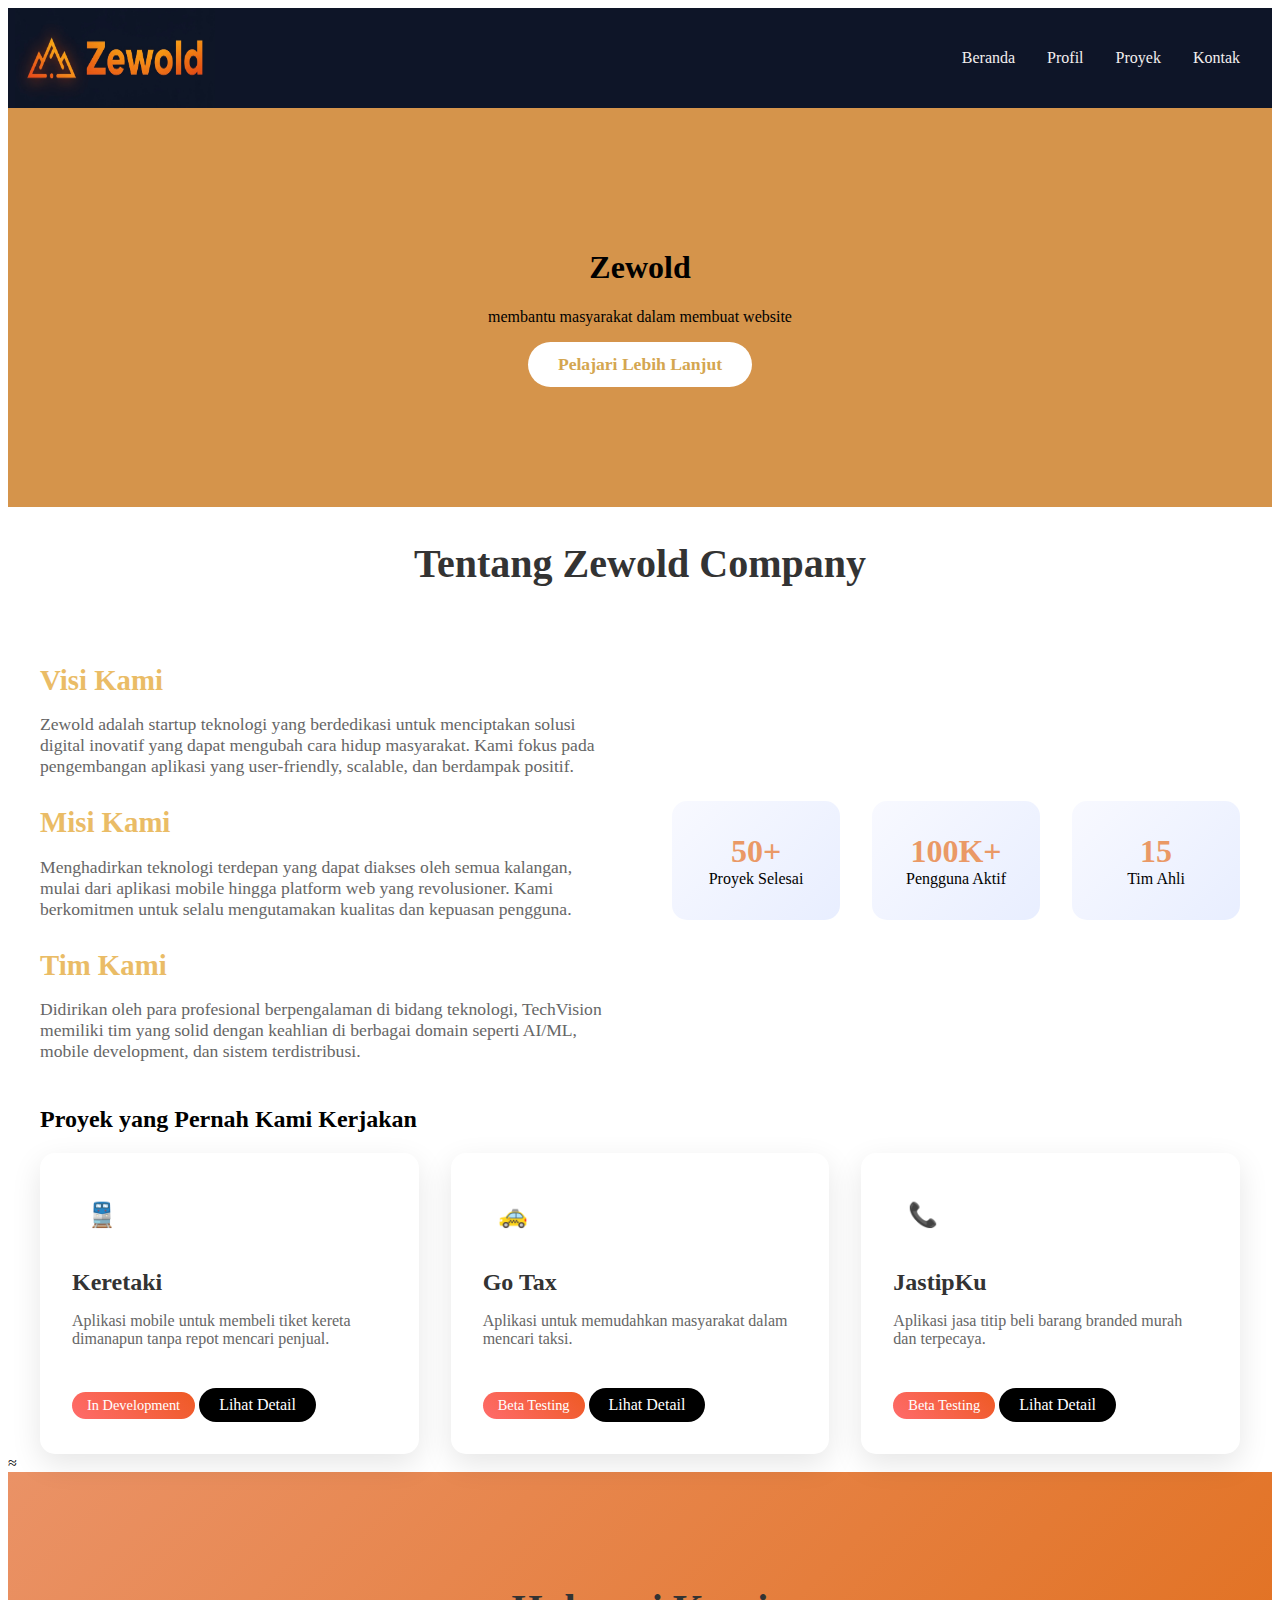
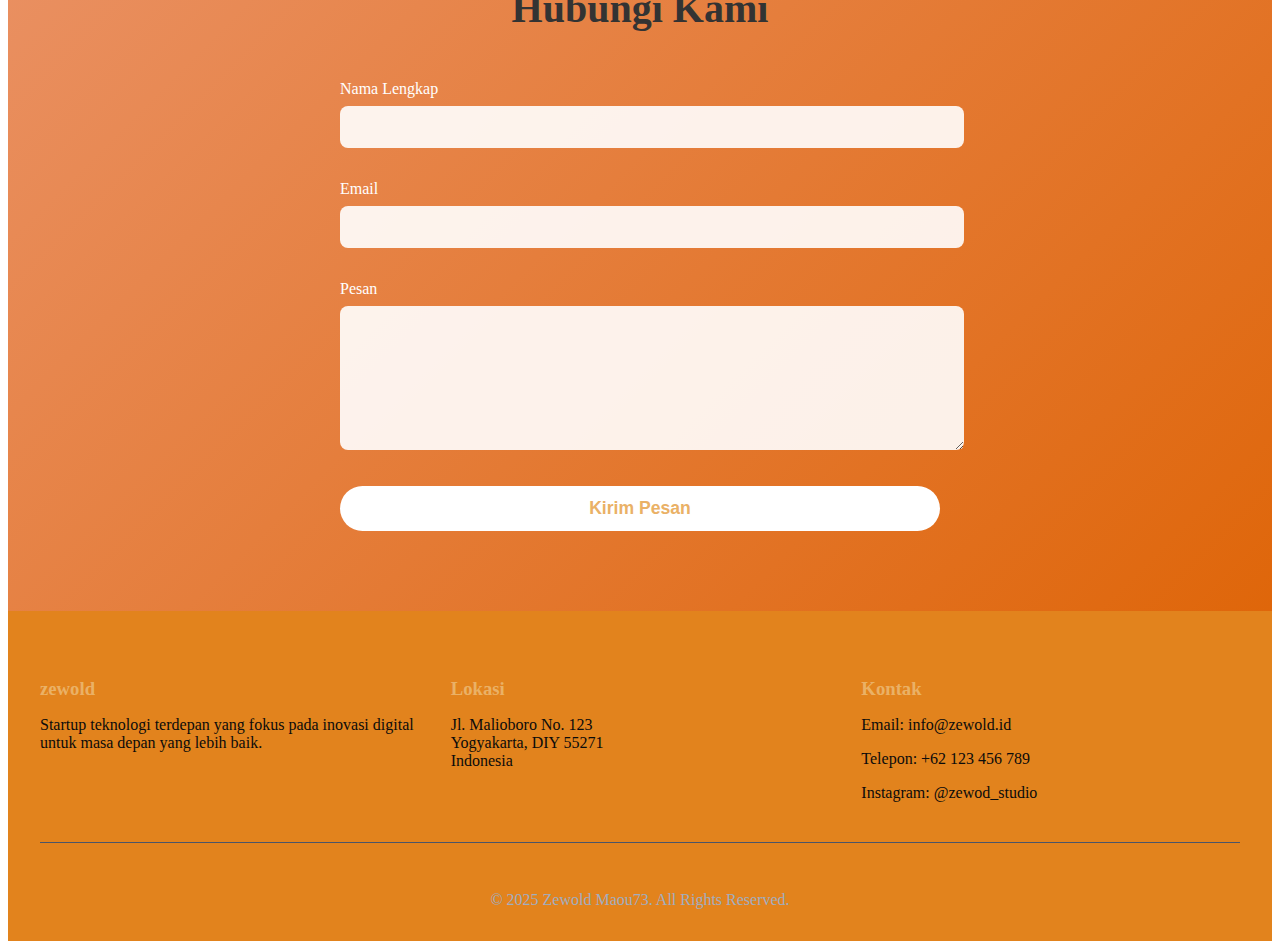
<file: index.html>
<!DOCTYPE html>
<html lang="en">
<head>
    <meta charset="UTF-8">
    <meta name="viewport" content="width=device-width, initial-scale=1.0">
    <title>zewold-pembuat web</title>
    <link rel="stylesheet" href="style.css">
</head>
<body>

     <nav class="navbar">
        <div class="nav-container">
            <div class="logo">
                <div class="logo-icon"><img src="assets/logo3.jpeg" alt="logo" width="200px" height="100px"></div>
            </div>
            <div class="div1">
                <div class="bar"></div>
                <div class="bar"></div>
                <div class="bar"></div>
            </div>
            <ul class="ul1">
                <li><a href="#home">Beranda</a></li>
                <li><a href="#profile">Profil</a></li>
                <li><a href="#projects">Proyek</a></li>
                <li><a href="#contact">Kontak</a></li>
            </ul>
        </div>
     </nav>

     <section id="home" class="seaction1">
        <div class="hero-seaction">
            <h1>Zewold</h1>
            <p>membantu masyarakat dalam membuat website</p>
              <a href="#profile" class="cta-button">Pelajari Lebih Lanjut</a>
        </div>
     </section>

    <section id="profile" class="seaction">
        <div class="container">
            <h2 class="section-title">Tentang Zewold Company</h2>
            <div class="profile-content">
                <div class="profile-text">
                    <h3>Visi Kami</h3>
                    <p>Zewold adalah startup teknologi yang berdedikasi untuk menciptakan solusi digital inovatif yang dapat mengubah cara hidup masyarakat. Kami fokus pada pengembangan aplikasi yang user-friendly, scalable, dan berdampak positif.</p>
                    
                    <h3>Misi Kami</h3>
                    <p>Menghadirkan teknologi terdepan yang dapat diakses oleh semua kalangan, mulai dari aplikasi mobile hingga platform web yang revolusioner. Kami berkomitmen untuk selalu mengutamakan kualitas dan kepuasan pengguna.</p>
                    
                    <h3>Tim Kami</h3>
                    <p>Didirikan oleh para profesional berpengalaman di bidang teknologi, TechVision memiliki tim yang solid dengan keahlian di berbagai domain seperti AI/ML, mobile development, dan sistem terdistribusi.</p>
                </div>
                <div class="profile-stats">
                    <div class="stat-item">
                        <span class="stat-number">50+</span>
                        <span>Proyek Selesai</span>
                    </div>
                    <div class="stat-item">
                        <span class="stat-number">100K+</span>
                        <span>Pengguna Aktif</span>
                    </div>
                    <div class="stat-item">
                        <span class="stat-number">15</span>
                        <span>Tim Ahli</span>
                    </div>
                </div>
            </div>
        </div>
    </section>

<section id="projects" class="project">
  <div class="container">
    <h2 class="title">Proyek yang Pernah Kami Kerjakan</h2>
    <div class="projects-grid">
      <div class="project-card">
        <div class="project-icon">🚆</div>
        <h3>Keretaki</h3>
        <p>Aplikasi mobile untuk membeli tiket kereta dimanapun tanpa repot mencari penjual.</p>
        <span class="project-status">In Development</span>
        <a href="project/kerataki.html" class="view-details">Lihat Detail</a>
      </div>
      <div class="project-card">
        <div class="project-icon">🚕</div>
        <h3>Go Tax</h3>
        <p>Aplikasi untuk memudahkan masyarakat dalam mencari taksi.</p>
        <span class="project-status">Beta Testing</span>
        <a href="project/gotax.html" class="view-details">Lihat Detail</a>
      </div>
      <div class="project-card">
        <div class="project-icon">📞</div>
        <h3>JastipKu</h3>
        <p>Aplikasi jasa titip beli barang branded murah dan terpecaya.</p>
        <span class="project-status">Beta Testing</span>
        <a href="project/ jastipku.html" class="view-details">Lihat Detail</a>
      </div>
    </div>
  </div>≈
</section>

        <section id="contact" class="section contact">
        <div class="container">
            <h2 class="section-title">Hubungi Kami</h2>
            <form class="contact-form" action="#" method="POST">
                <div class="form-group">
                    <label for="name">Nama Lengkap</label>
                    <input type="text" id="name" name="name" required>
                </div>
                <div class="form-group">
                    <label for="email">Email</label>
                    <input type="email" id="email" name="email" required>
                </div>
                <div class="form-group">
                    <label for="message">Pesan</label>
                    <textarea id="message" name="message" required></textarea>
                </div>
                <button type="submit" class="submit-btn">Kirim Pesan</button>
            </form>
        </div>
    </section>

    <footer class="footer">
        <div class="container">
            <div class="footer-content">
                <div class="footer-section">
                    <h3>zewold</h3>
                    <p>Startup teknologi terdepan yang fokus pada inovasi digital untuk masa depan yang lebih baik.</p>
                </div>
                <div class="footer-section">
                    <h3>Lokasi</h3>
                    <p>Jl. Malioboro No. 123<br>
                    Yogyakarta, DIY 55271<br>
                    Indonesia</p>
                </div>
                <div class="footer-section">
                    <h3>Kontak</h3>
                    <p>Email: info@zewold.id</p>
                    <p>Telepon: +62 123 456 789</p>
                    <p>Instagram: @zewod_studio</p>
                </div>
            </div>
            <div class="footer-bottom">
                <p>&copy; 2025 Zewold Maou73. All Rights Reserved.</p>
            </div>
        </div>
    </footer>
    <script>
  const menuToggle = document.querySelector('.div1');
  const navLinks = document.querySelector('.ul1');

  menuToggle.addEventListener('click', () => {
    navLinks.classList.toggle('active');
  });
</script>
  
</body>
</html>
</file>
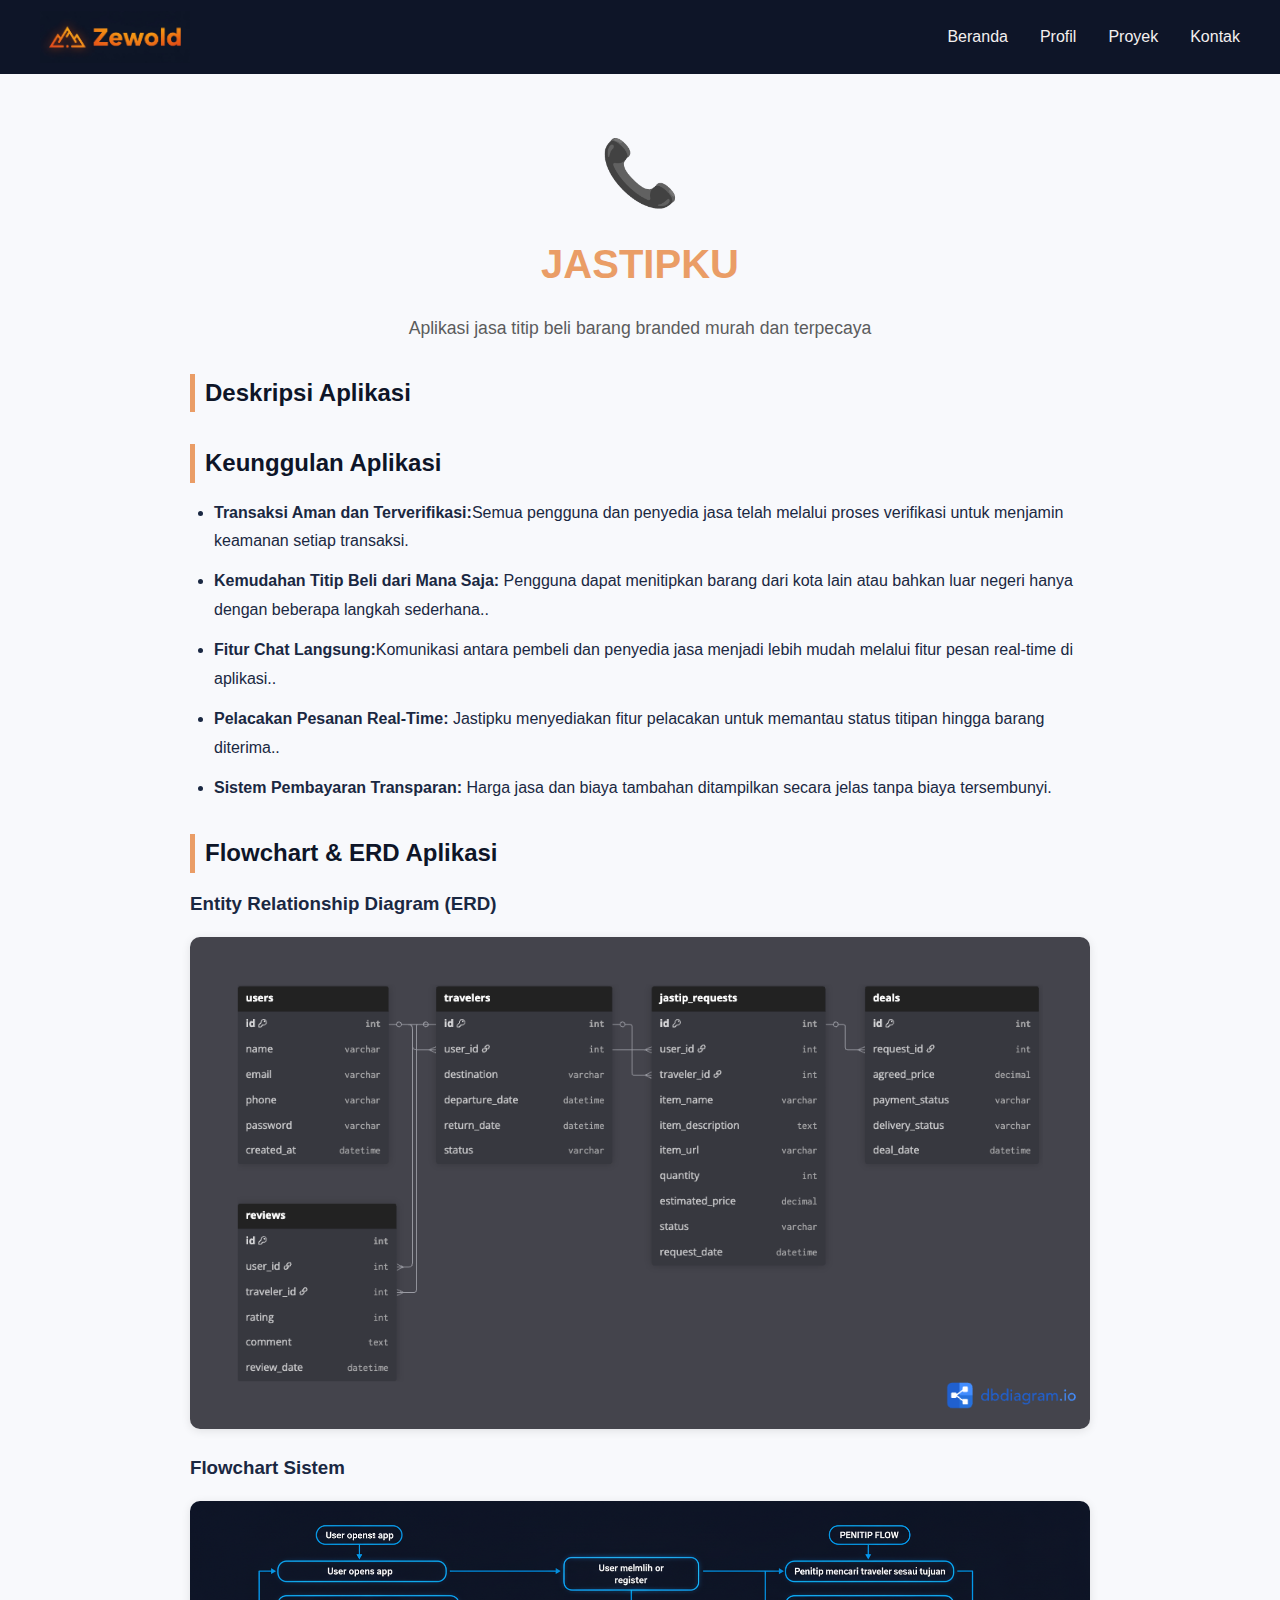
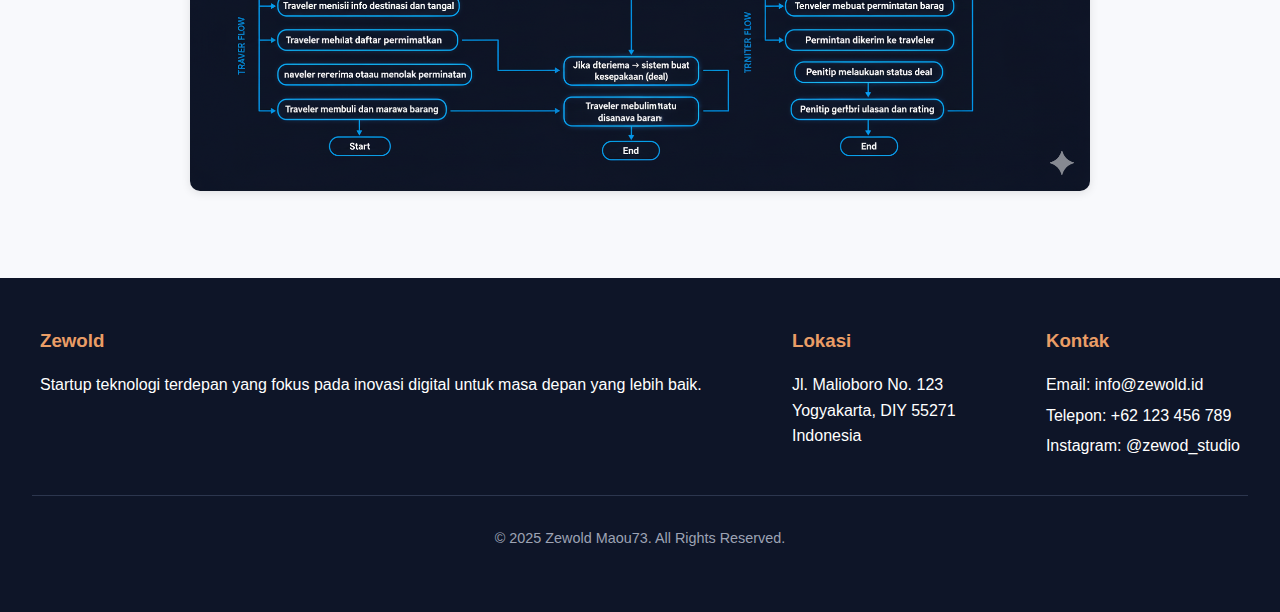
<file: project/ jastipku.html>
<!DOCTYPE html>
<html lang="en">
<head>
  <meta charset="UTF-8">
  <meta name="viewport" content="width=device-width, initial-scale=1.0">
  <title>GoTax.id</title>

  <style>
    /* ====== Global Style ====== */
    body {
      margin: 0;
      font-family: "Poppins", sans-serif;
      background-color: #f8f9fc;
      color: #1a2842;
      line-height: 1.6;
    }

    img {
      max-width: 100%;
      height: auto;
    }

    h1, h2, h3 {
      margin-top: 0;
    }

    /* ====== Navbar ====== */
    .navbar {
      background-color: #0e1528;
      color: #ffffff;
      padding: 0.5rem 0;
    }

    .nav-container {
      display: flex;
      align-items: center;
      justify-content: space-between;
      padding: 0 2rem;
      margin: 0 auto;
      max-width: 1200px;
    }

    .logo {
      display: flex;
      align-items: center;
      font-size: 1.5rem;
      font-weight: bold;
      color: #ea9d66;
    }

    .logo-icon {
      display: flex;
      justify-content: center;
      align-items: center;
      margin-right: 10px;
      width: 150px;
      border-radius: 100%;
    }

    .ul1 {
      display: flex;
      gap: 2rem;
      list-style: none;
    }

    .ul1 a {
      color: #f3efef;
      font-weight: 500;
      text-decoration: none;
      transition: color 0.3s;
    }

    .ul1 a:hover {
      color: #ea9d66;
    }

    .div1 {
      display: none;
      flex-direction: column;
      cursor: pointer;
    }

    .bar {
      width: 25px;
      height: 3px;
      margin: 4px 0;
      background-color: #f3efef;
      transition: 0.4s;
    }

    /* ====== Hero & Content ====== */
    .section1 {
      padding: 3rem 2rem;
    }

    .project-header {
      text-align: center;
      margin-bottom: 2rem;
    }

    .project-logo {
      font-size: 4rem;
    }

    .project-title {
      font-size: 2.5rem;
      color: #ea9d66;
      text-transform: uppercase;
      margin: 0.5rem 0;
    }

    .project-subtitle {
      font-size: 1.1rem;
      color: #5b5c5c;
    }

    .content-section {
      margin-bottom: 2rem;
      max-width: 900px;
      margin-left: auto;
      margin-right: auto;
    }

    .content-section h2 {
      color: #0e1528;
      border-left: 5px solid #ea9d66;
      padding-left: 10px;
      margin-bottom: 1rem;
    }

    .content-section ul {
      padding-left: 1.5rem;
      line-height: 1.8;
    }

    .content-section li {
      margin-bottom: 0.7rem;
    }

    .content-section img {
      border-radius: 10px;
      box-shadow: 0 2px 10px rgba(0, 0, 0, 0.1);
    }

    /* ====== Footer ====== */
    .footer {
      background-color: #0e1528;
      color: #ffffff;
      padding: 3rem 2rem;
    }

    .footer-content {
      display: flex;
      flex-wrap: wrap;
      justify-content: space-between;
      gap: 2rem;
      max-width: 1200px;
      margin: 0 auto;
    }

    .footer-section h3 {
      color: #ea9d66;
      margin-bottom: 1rem;
    }

    .footer-section p {
      line-height: 1.6;
      margin: 0.3rem 0;
    }

    .footer-bottom {
      text-align: center;
      border-top: 1px solid #2c364e;
      padding-top: 1rem;
      margin-top: 2rem;
      font-size: 0.9rem;
      color: #9da3b4;
    }

    /* ====== Responsive ====== */
    @media (max-width: 768px) {
      .ul1 {
        display: none;
        flex-direction: column;
        background-color: #0e1528;
        position: absolute;
        top: 70px;
        right: 0;
        width: 100%;
        padding: 1rem;
      }

      .ul1.active {
        display: flex;
      }

      .div1 {
        display: flex;
      }
    }
  </style>
</head>

<body>

  <!-- Navbar -->
  <nav class="navbar">
    <div class="nav-container">
      <div class="logo">
        <div class="logo-icon">
          <img src="../assets/logo3.jpeg" alt="logo" width="200" height="100">
        </div>
      </div>

      <div class="div1">
        <div class="bar"></div>
        <div class="bar"></div>
        <div class="bar"></div>
      </div>

      <ul class="ul1">
        <li><a href="../index.html#home">Beranda</a></li>
        <li><a href="../index.html#profile">Profil</a></li>
        <li><a href="../index.html#project">Proyek</a></li>
        <li><a href="../index.html#contact">Kontak</a></li>
      </ul>
    </div>
  </nav>

  <!-- Project Detail -->
  <section class="section1">
    <div class="hero-section">
      <div class="project-header">
        <div class="project-logo">📞</div>
        <h1 class="project-title">JastipKu</h1>
        <p class="project-subtitle">
          Aplikasi jasa titip beli barang branded murah dan terpecaya
        </p>
      </div>

      <div class="content-section">
        <h2>Deskripsi Aplikasi</h2>
        <p>
        </p>
      </div>

      <div class="content-section">
        <h2>Keunggulan Aplikasi</h2>
        <ul>
          <li><strong>Transaksi Aman dan Terverifikasi:</strong>Semua pengguna dan penyedia jasa telah melalui proses verifikasi untuk menjamin keamanan setiap transaksi.</li>
          <li><strong>Kemudahan Titip Beli dari Mana Saja:</strong> Pengguna dapat menitipkan barang dari kota lain atau bahkan luar negeri hanya dengan beberapa langkah sederhana..</li>
          <li><strong>Fitur Chat Langsung:</strong>Komunikasi antara pembeli dan penyedia jasa menjadi lebih mudah melalui fitur pesan real-time di aplikasi..</li>
          <li><strong>Pelacakan Pesanan Real-Time:</strong> Jastipku menyediakan fitur pelacakan untuk memantau status titipan hingga barang diterima..</li>
          <li><strong>Sistem Pembayaran Transparan:</strong> Harga jasa dan biaya tambahan ditampilkan secara jelas tanpa biaya tersembunyi.</li>
        </ul>
      </div>

      <div class="content-section">
        <h2>Flowchart & ERD Aplikasi</h2>
        <h3>Entity Relationship Diagram (ERD)</h3>
        <p><img src="../assets/ERDjastpiku.png" alt="ERD GoTax"></p>

        <h3>Flowchart Sistem</h3>
        <p><img src="../assets/Gemini_Generated_Image_k5djqfk5djqfk5dj.png" alt="Flowchart GoTax"></p>
      </div>
    </div>
  </section>

  <!-- Footer -->
  <footer class="footer">
    <div class="container">
      <div class="footer-content">
        <div class="footer-section">
          <h3>Zewold</h3>
          <p>Startup teknologi terdepan yang fokus pada inovasi digital untuk masa depan yang lebih baik.</p>
        </div>

        <div class="footer-section">
          <h3>Lokasi</h3>
          <p>
            Jl. Malioboro No. 123<br>
            Yogyakarta, DIY 55271<br>
            Indonesia
          </p>
        </div>

        <div class="footer-section">
          <h3>Kontak</h3>
          <p>Email: info@zewold.id</p>
          <p>Telepon: +62 123 456 789</p>
          <p>Instagram: @zewod_studio</p>
        </div>
      </div>

      <div class="footer-bottom">
        <p>&copy; 2025 Zewold Maou73. All Rights Reserved.</p>
      </div>
    </div>
  </footer>

  <script>
    const menuToggle = document.querySelector(".div1");
    const navLinks = document.querySelector(".ul1");

    menuToggle.addEventListener("click", () => {
      navLinks.classList.toggle("active");
    });
  </script>
</body>
</html>
</file>
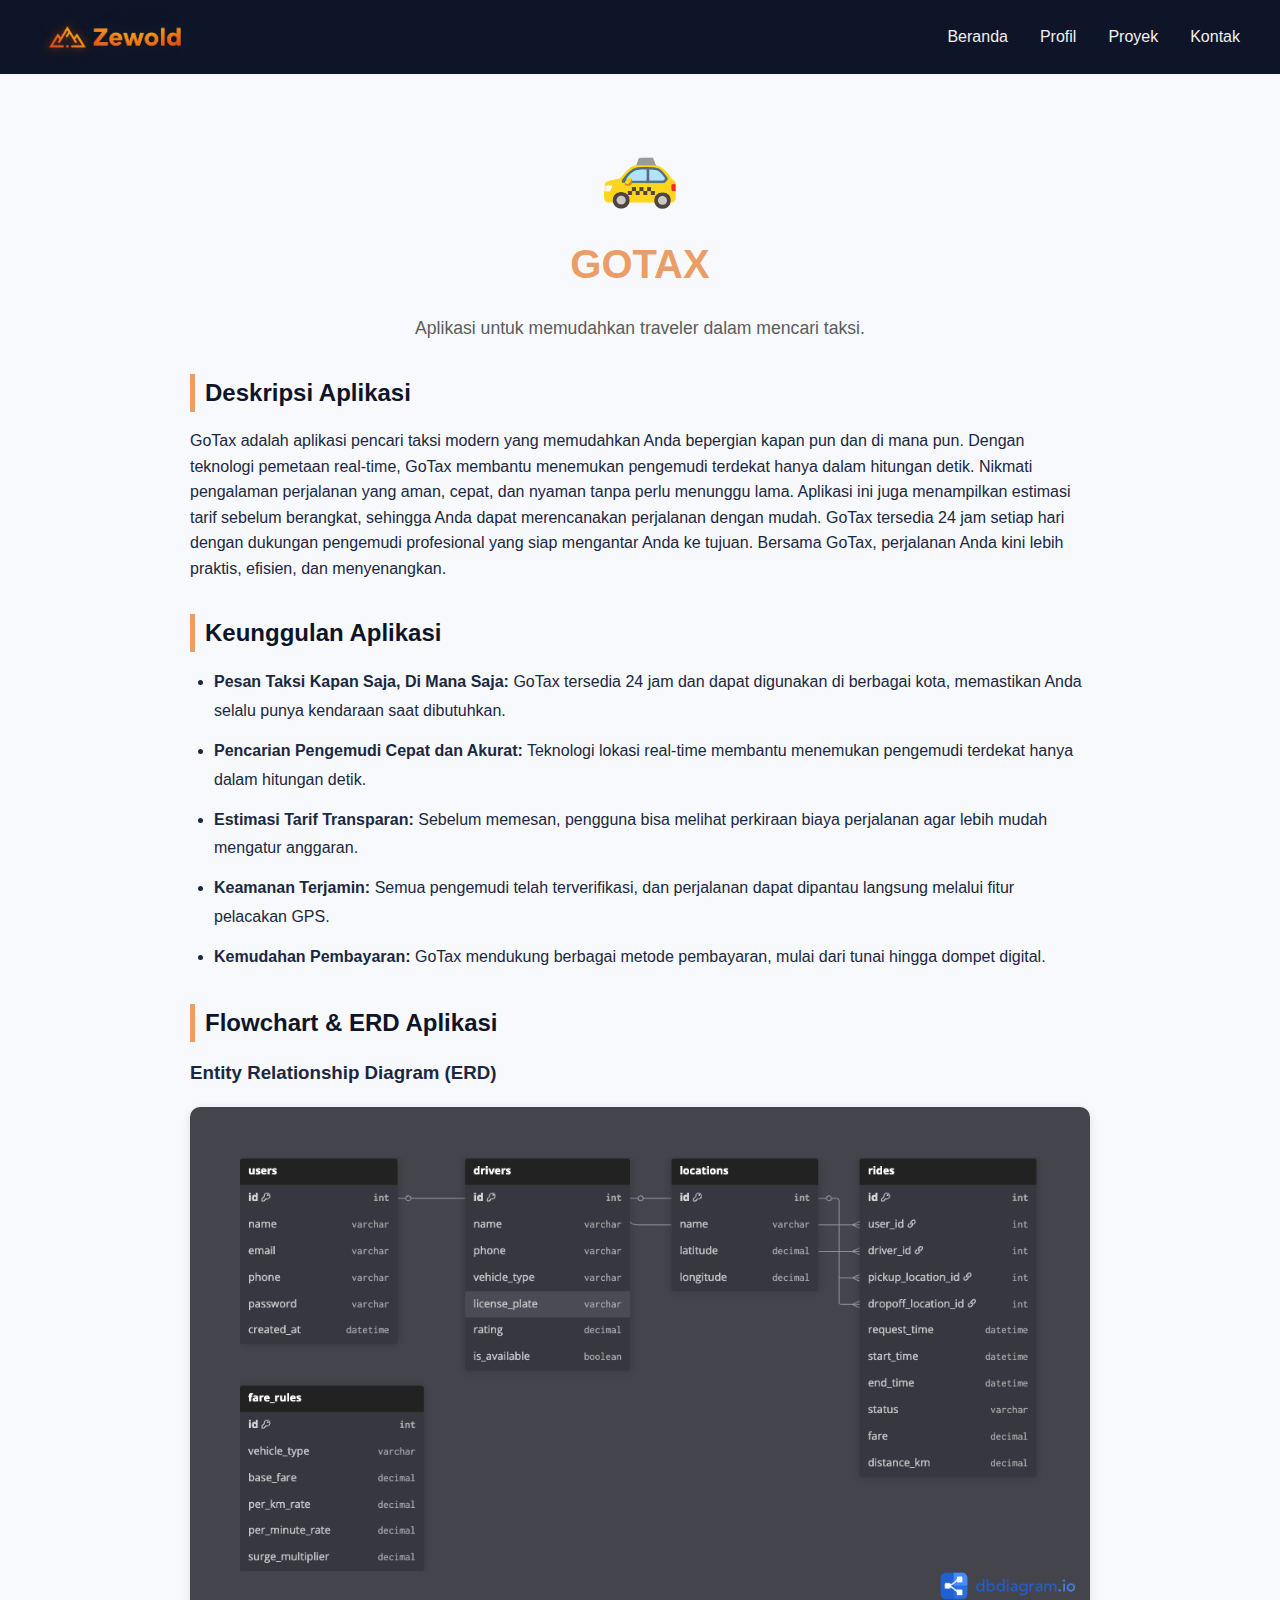
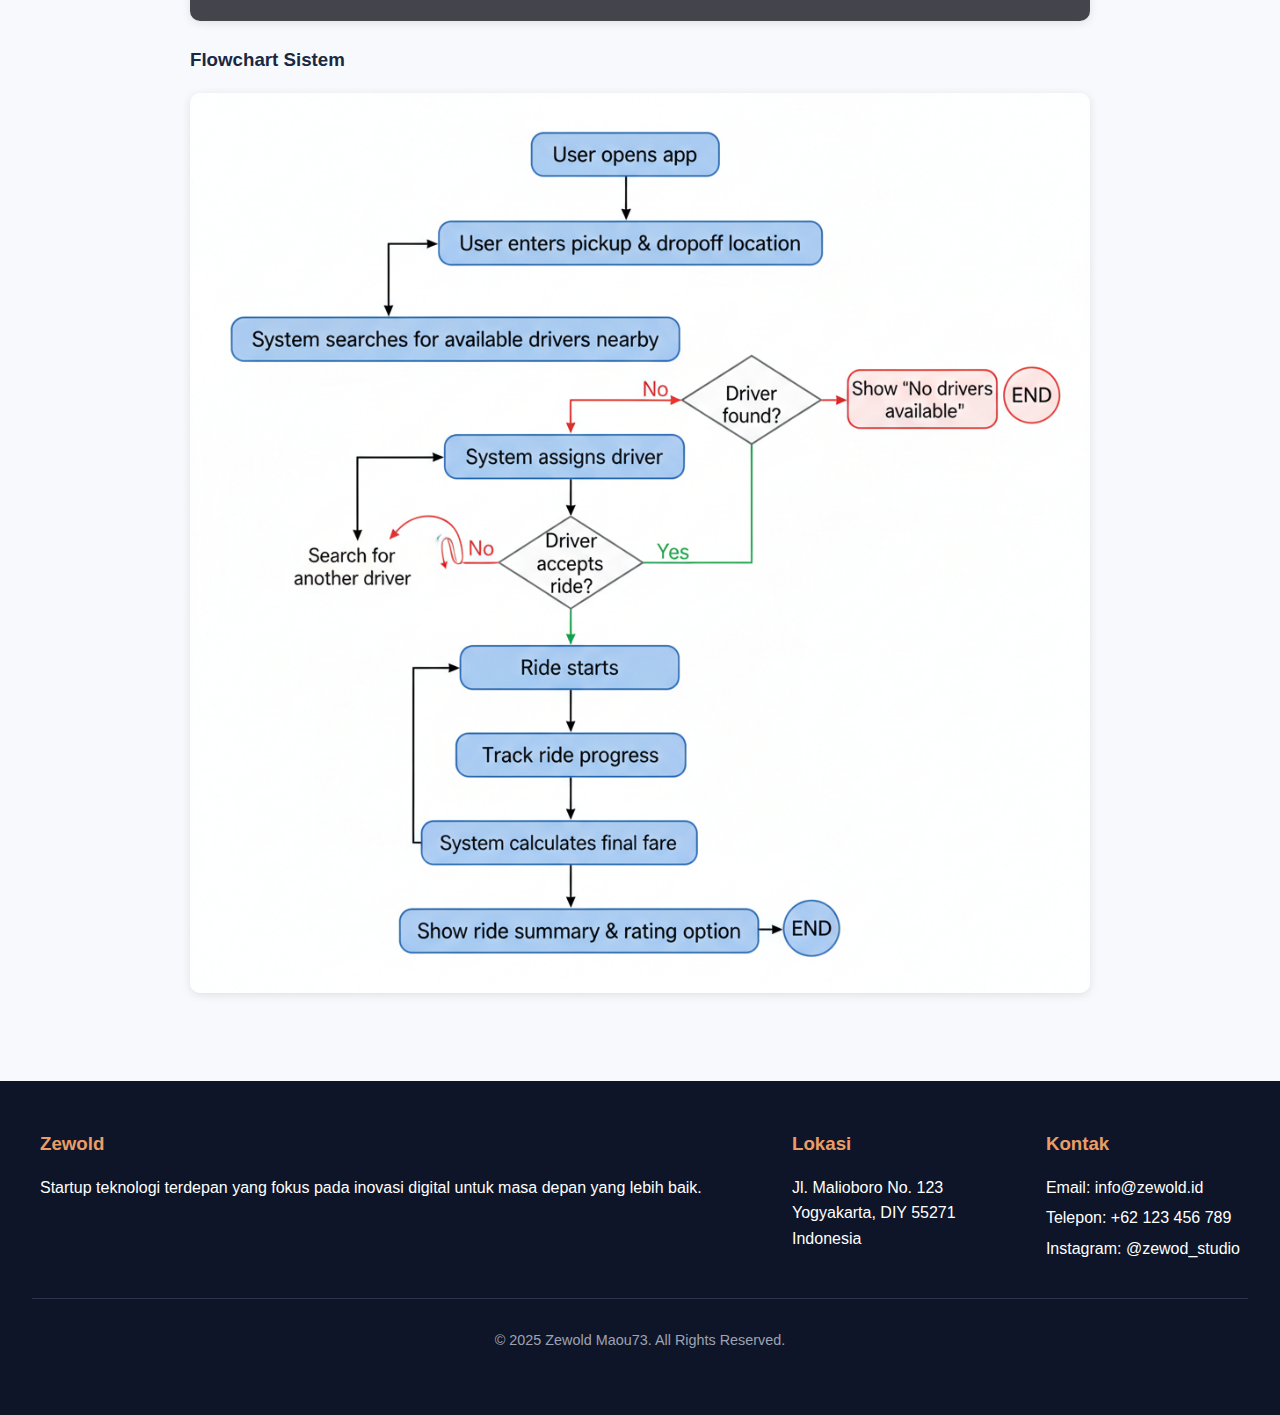
<file: project/gotax.html>
<!DOCTYPE html>
<html lang="en">
<head>
  <meta charset="UTF-8">
  <meta name="viewport" content="width=device-width, initial-scale=1.0">
  <title>GoTax.id</title>

  <style>
    /* ====== Global Style ====== */
    body {
      margin: 0;
      font-family: "Poppins", sans-serif;
      background-color: #f8f9fc;
      color: #1a2842;
      line-height: 1.6;
    }

    img {
      max-width: 100%;
      height: auto;
    }

    h1, h2, h3 {
      margin-top: 0;
    }

    /* ====== Navbar ====== */
    .navbar {
      background-color: #0e1528;
      color: #ffffff;
      padding: 0.5rem 0;
    }

    .nav-container {
      display: flex;
      align-items: center;
      justify-content: space-between;
      padding: 0 2rem;
      margin: 0 auto;
      max-width: 1200px;
    }

    .logo {
      display: flex;
      align-items: center;
      font-size: 1.5rem;
      font-weight: bold;
      color: #ea9d66;
    }

    .logo-icon {
      display: flex;
      justify-content: center;
      align-items: center;
      margin-right: 10px;
      width: 150px;
      border-radius: 100%;
    }

    .ul1 {
      display: flex;
      gap: 2rem;
      list-style: none;
    }

    .ul1 a {
      color: #f3efef;
      font-weight: 500;
      text-decoration: none;
      transition: color 0.3s;
    }

    .ul1 a:hover {
      color: #ea9d66;
    }

    .div1 {
      display: none;
      flex-direction: column;
      cursor: pointer;
    }

    .bar {
      width: 25px;
      height: 3px;
      margin: 4px 0;
      background-color: #f3efef;
      transition: 0.4s;
    }

    /* ====== Hero & Content ====== */
    .section1 {
      padding: 3rem 2rem;
    }

    .project-header {
      text-align: center;
      margin-bottom: 2rem;
    }

    .project-logo {
      font-size: 4rem;
    }

    .project-title {
      font-size: 2.5rem;
      color: #ea9d66;
      text-transform: uppercase;
      margin: 0.5rem 0;
    }

    .project-subtitle {
      font-size: 1.1rem;
      color: #5b5c5c;
    }

    .content-section {
      margin-bottom: 2rem;
      max-width: 900px;
      margin-left: auto;
      margin-right: auto;
    }

    .content-section h2 {
      color: #0e1528;
      border-left: 5px solid #ea9d66;
      padding-left: 10px;
      margin-bottom: 1rem;
    }

    .content-section ul {
      padding-left: 1.5rem;
      line-height: 1.8;
    }

    .content-section li {
      margin-bottom: 0.7rem;
    }

    .content-section img {
      border-radius: 10px;
      box-shadow: 0 2px 10px rgba(0, 0, 0, 0.1);
    }

    /* ====== Footer ====== */
    .footer {
      background-color: #0e1528;
      color: #ffffff;
      padding: 3rem 2rem;
    }

    .footer-content {
      display: flex;
      flex-wrap: wrap;
      justify-content: space-between;
      gap: 2rem;
      max-width: 1200px;
      margin: 0 auto;
    }

    .footer-section h3 {
      color: #ea9d66;
      margin-bottom: 1rem;
    }

    .footer-section p {
      line-height: 1.6;
      margin: 0.3rem 0;
    }

    .footer-bottom {
      text-align: center;
      border-top: 1px solid #2c364e;
      padding-top: 1rem;
      margin-top: 2rem;
      font-size: 0.9rem;
      color: #9da3b4;
    }

    /* ====== Responsive ====== */
    @media (max-width: 768px) {
      .ul1 {
        display: none;
        flex-direction: column;
        background-color: #0e1528;
        position: absolute;
        top: 70px;
        right: 0;
        width: 100%;
        padding: 1rem;
      }

      .ul1.active {
        display: flex;
      }

      .div1 {
        display: flex;
      }
    }
  </style>
</head>

<body>

  <!-- Navbar -->
  <nav class="navbar">
    <div class="nav-container">
      <div class="logo">
        <div class="logo-icon">
          <img src="../assets/logo3.jpeg" alt="logo" width="200" height="100">
        </div>
      </div>

      <div class="div1">
        <div class="bar"></div>
        <div class="bar"></div>
        <div class="bar"></div>
      </div>

      <ul class="ul1">
        <li><a href="../index.html#home">Beranda</a></li>
        <li><a href="../index.html#profile">Profil</a></li>
        <li><a href="../index.html#project">Proyek</a></li>
        <li><a href="../index.html#contact">Kontak</a></li>
      </ul>
    </div>
  </nav>

  <!-- Project Detail -->
  <section class="section1">
    <div class="hero-section">
      <div class="project-header">
        <div class="project-logo">🚕</div>
        <h1 class="project-title">GoTax</h1>
        <p class="project-subtitle">
          Aplikasi untuk memudahkan traveler dalam mencari taksi.
        </p>
      </div>

      <div class="content-section">
        <h2>Deskripsi Aplikasi</h2>
        <p>
          GoTax adalah aplikasi pencari taksi modern yang memudahkan Anda bepergian kapan pun dan di mana pun. Dengan teknologi pemetaan real-time, GoTax membantu menemukan pengemudi terdekat hanya dalam hitungan detik. Nikmati pengalaman perjalanan yang aman, cepat, dan nyaman tanpa perlu menunggu lama. Aplikasi ini juga menampilkan estimasi tarif sebelum berangkat, sehingga Anda dapat merencanakan perjalanan dengan mudah. GoTax tersedia 24 jam setiap hari dengan dukungan pengemudi profesional yang siap mengantar Anda ke tujuan. Bersama GoTax, perjalanan Anda kini lebih praktis, efisien, dan menyenangkan.
        </p>
      </div>

      <div class="content-section">
        <h2>Keunggulan Aplikasi</h2>
        <ul>
          <li><strong>Pesan Taksi Kapan Saja, Di Mana Saja:</strong> GoTax tersedia 24 jam dan dapat digunakan di berbagai kota, memastikan Anda selalu punya kendaraan saat dibutuhkan.</li>
          <li><strong>Pencarian Pengemudi Cepat dan Akurat:</strong> Teknologi lokasi real-time membantu menemukan pengemudi terdekat hanya dalam hitungan detik.</li>
          <li><strong>Estimasi Tarif Transparan:</strong> Sebelum memesan, pengguna bisa melihat perkiraan biaya perjalanan agar lebih mudah mengatur anggaran.</li>
          <li><strong>Keamanan Terjamin:</strong> Semua pengemudi telah terverifikasi, dan perjalanan dapat dipantau langsung melalui fitur pelacakan GPS.</li>
          <li><strong>Kemudahan Pembayaran:</strong> GoTax mendukung berbagai metode pembayaran, mulai dari tunai hingga dompet digital.</li>
        </ul>
      </div>

      <div class="content-section">
        <h2>Flowchart & ERD Aplikasi</h2>
        <h3>Entity Relationship Diagram (ERD)</h3>
        <p><img src="../assets/ERDgotax.png" alt="ERD GoTax"></p>

        <h3>Flowchart Sistem</h3>
        <p><img src="../assets/flowchart-gotax.png" alt="Flowchart GoTax"></p>
      </div>
    </div>
  </section>

  <!-- Footer -->
  <footer class="footer">
    <div class="container">
      <div class="footer-content">
        <div class="footer-section">
          <h3>Zewold</h3>
          <p>Startup teknologi terdepan yang fokus pada inovasi digital untuk masa depan yang lebih baik.</p>
        </div>

        <div class="footer-section">
          <h3>Lokasi</h3>
          <p>
            Jl. Malioboro No. 123<br>
            Yogyakarta, DIY 55271<br>
            Indonesia
          </p>
        </div>

        <div class="footer-section">
          <h3>Kontak</h3>
          <p>Email: info@zewold.id</p>
          <p>Telepon: +62 123 456 789</p>
          <p>Instagram: @zewod_studio</p>
        </div>
      </div>

      <div class="footer-bottom">
        <p>&copy; 2025 Zewold Maou73. All Rights Reserved.</p>
      </div>
    </div>
  </footer>

  <script>
    const menuToggle = document.querySelector(".div1");
    const navLinks = document.querySelector(".ul1");

    menuToggle.addEventListener("click", () => {
      navLinks.classList.toggle("active");
    });
  </script>
</body>
</html>
</file>
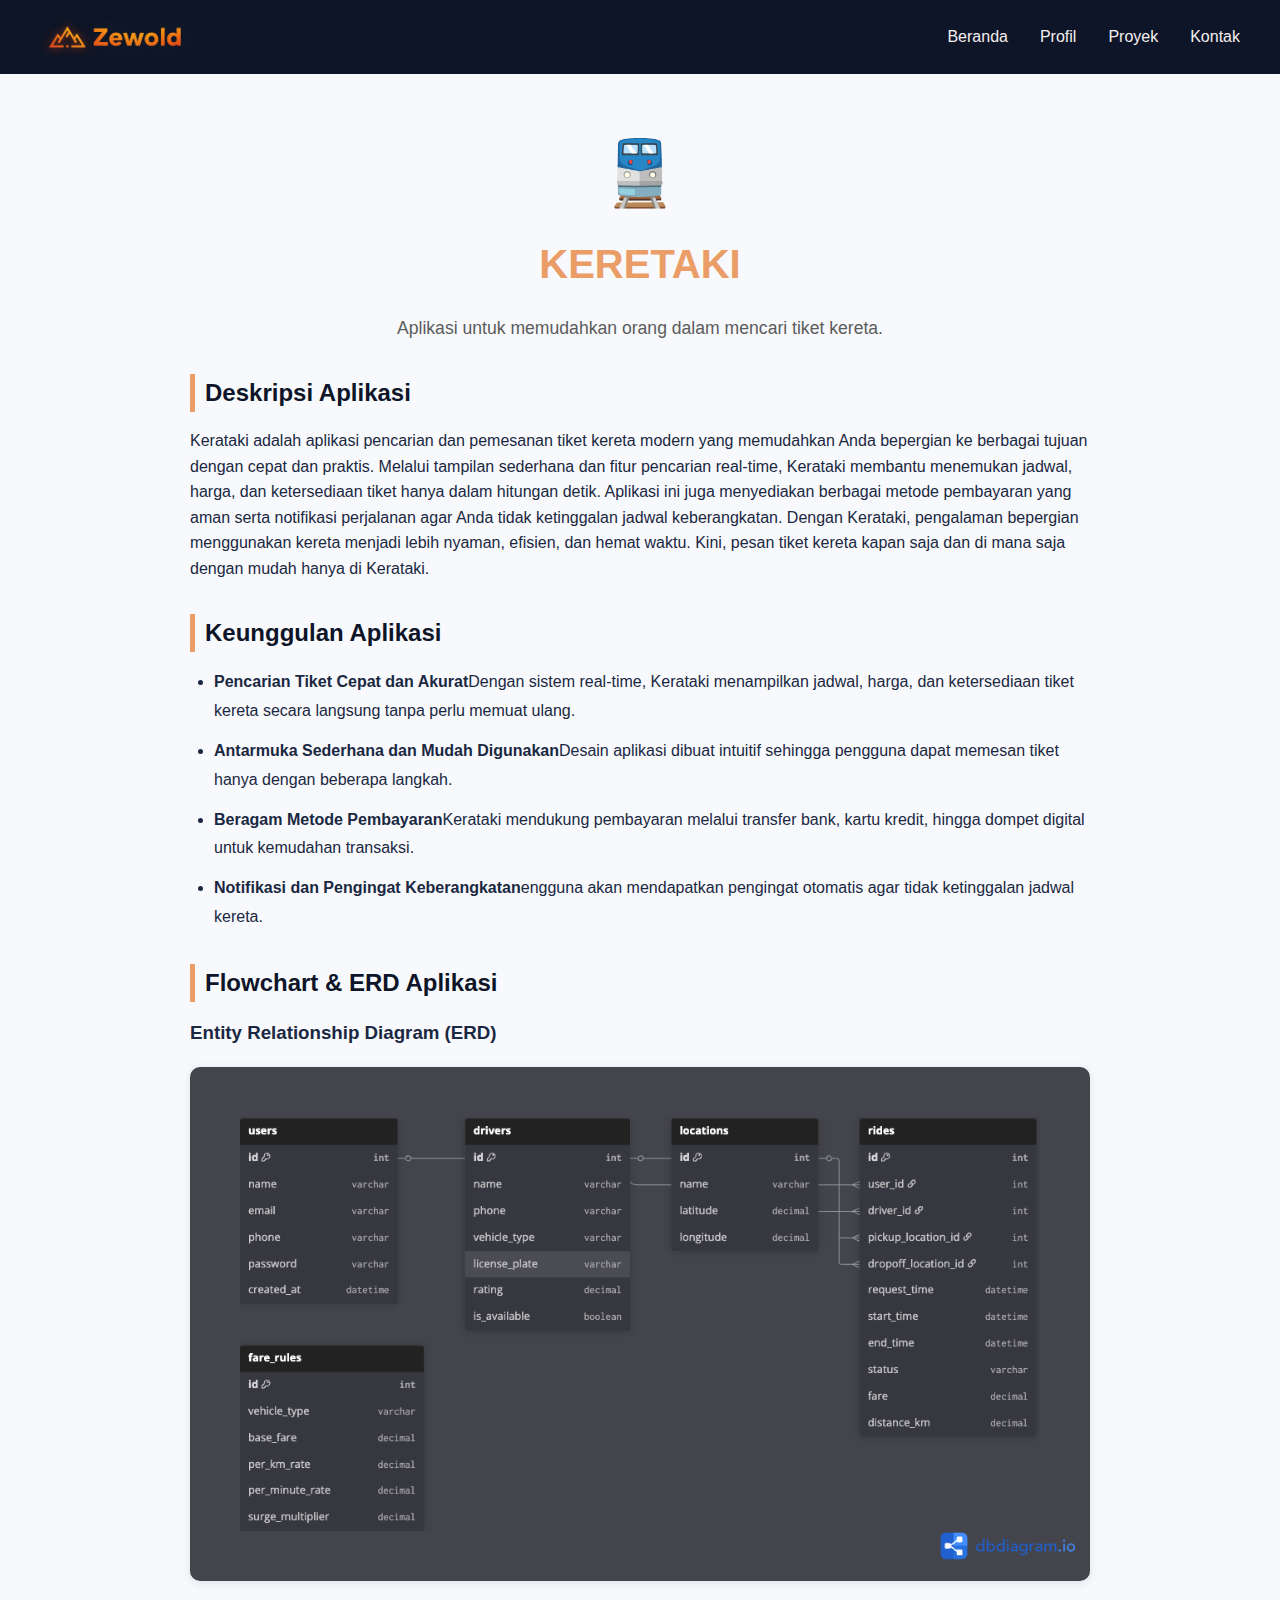
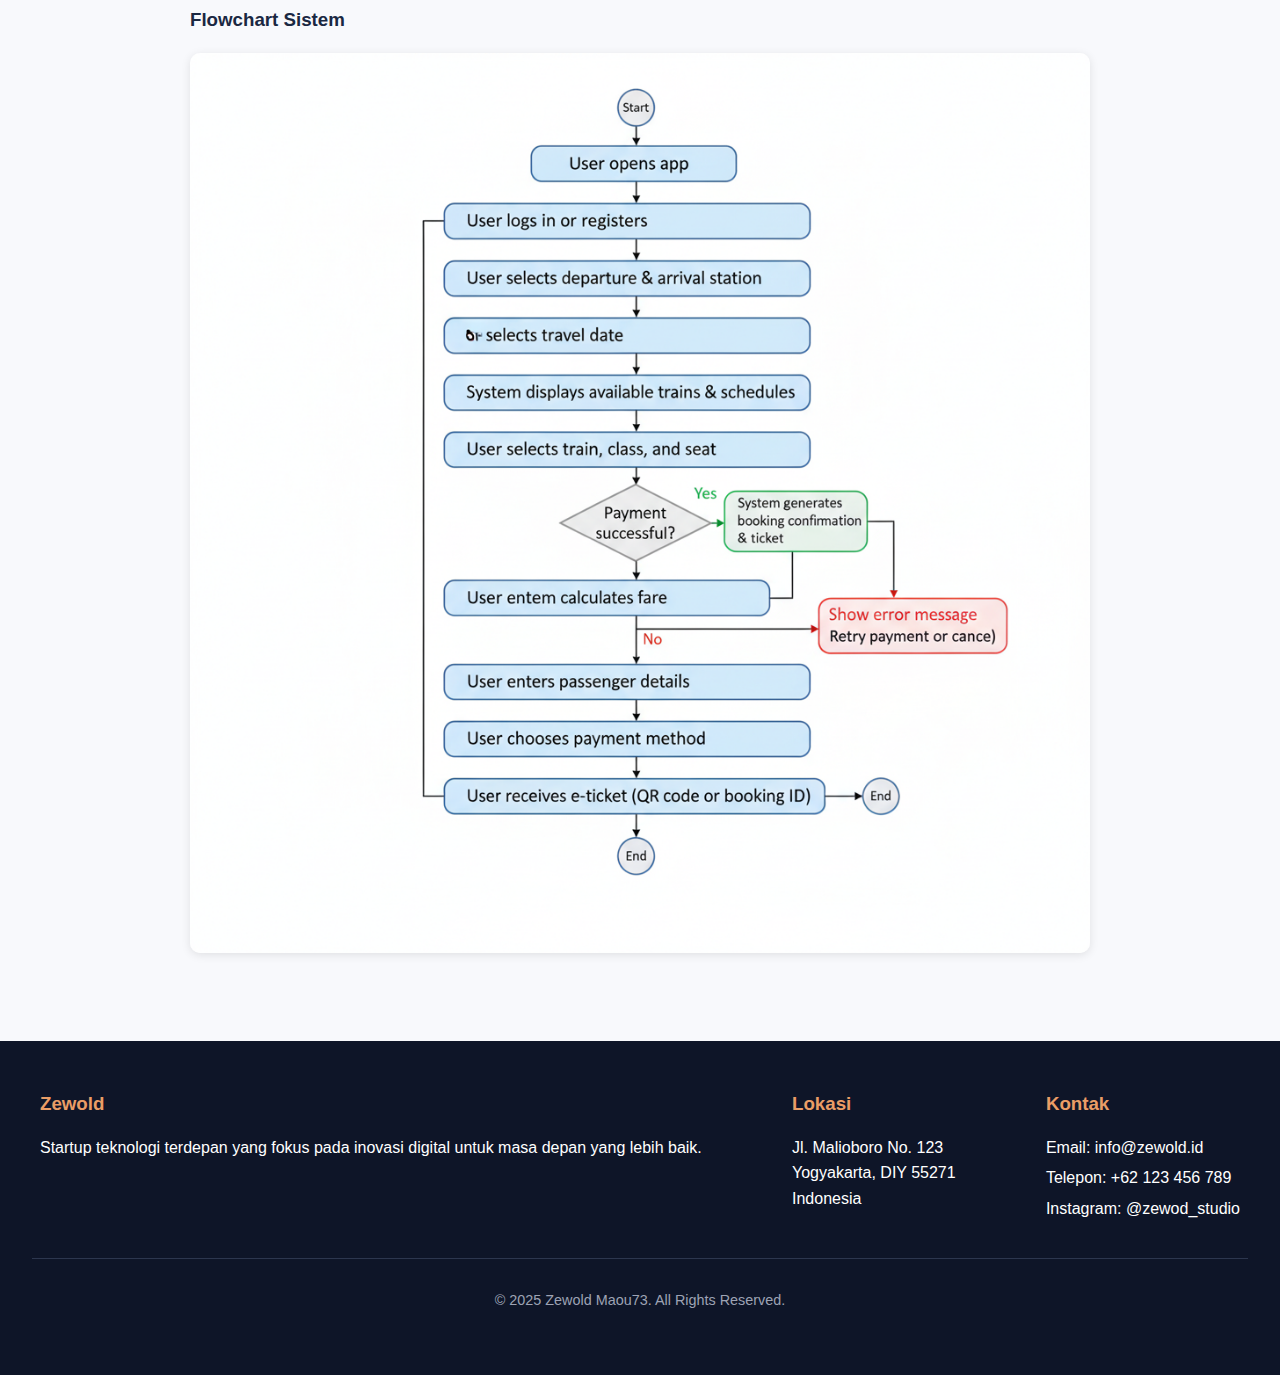
<file: project/kerataki.html>
<!DOCTYPE html>
<html lang="en">
<head>
  <meta charset="UTF-8">
  <meta name="viewport" content="width=device-width, initial-scale=1.0">
  <title>Keretaki.id</title>

  <style>
    /* ====== Global Style ====== */
    body {
      margin: 0;
      font-family: "Poppins", sans-serif;
      background-color: #f8f9fc;
      color: #1a2842;
      line-height: 1.6;
    }

    img {
      max-width: 100%;
      height: auto;
    }

    h1, h2, h3 {
      margin-top: 0;
    }

    /* ====== Navbar ====== */
    .navbar {
      background-color: #0e1528;
      color: #ffffff;
      padding: 0.5rem 0;
    }

    .nav-container {
      display: flex;
      align-items: center;
      justify-content: space-between;
      padding: 0 2rem;
      margin: 0 auto;
      max-width: 1200px;
    }

    .logo {
      display: flex;
      align-items: center;
      font-size: 1.5rem;
      font-weight: bold;
      color: #ea9d66;
    }

    .logo-icon {
      display: flex;
      justify-content: center;
      align-items: center;
      margin-right: 10px;
      width: 150px;
      border-radius: 100%;
    }

    .ul1 {
      display: flex;
      gap: 2rem;
      list-style: none;
    }

    .ul1 a {
      color: #f3efef;
      font-weight: 500;
      text-decoration: none;
      transition: color 0.3s;
    }

    .ul1 a:hover {
      color: #ea9d66;
    }

    .div1 {
      display: none;
      flex-direction: column;
      cursor: pointer;
    }

    .bar {
      width: 25px;
      height: 3px;
      margin: 4px 0;
      background-color: #f3efef;
      transition: 0.4s;
    }

    /* ====== Hero & Content ====== */
    .section1 {
      padding: 3rem 2rem;
    }

    .project-header {
      text-align: center;
      margin-bottom: 2rem;
    }

    .project-logo {
      font-size: 4rem;
    }

    .project-title {
      font-size: 2.5rem;
      color: #ea9d66;
      text-transform: uppercase;
      margin: 0.5rem 0;
    }

    .project-subtitle {
      font-size: 1.1rem;
      color: #5b5c5c;
    }

    .content-section {
      margin-bottom: 2rem;
      max-width: 900px;
      margin-left: auto;
      margin-right: auto;
    }

    .content-section h2 {
      color: #0e1528;
      border-left: 5px solid #ea9d66;
      padding-left: 10px;
      margin-bottom: 1rem;
    }

    .content-section ul {
      padding-left: 1.5rem;
      line-height: 1.8;
    }

    .content-section li {
      margin-bottom: 0.7rem;
    }

    .content-section img {
      border-radius: 10px;
      box-shadow: 0 2px 10px rgba(0, 0, 0, 0.1);
    }

    /* ====== Footer ====== */
    .footer {
      background-color: #0e1528;
      color: #ffffff;
      padding: 3rem 2rem;
    }

    .footer-content {
      display: flex;
      flex-wrap: wrap;
      justify-content: space-between;
      gap: 2rem;
      max-width: 1200px;
      margin: 0 auto;
    }

    .footer-section h3 {
      color: #ea9d66;
      margin-bottom: 1rem;
    }

    .footer-section p {
      line-height: 1.6;
      margin: 0.3rem 0;
    }

    .footer-bottom {
      text-align: center;
      border-top: 1px solid #2c364e;
      padding-top: 1rem;
      margin-top: 2rem;
      font-size: 0.9rem;
      color: #9da3b4;
    }

    /* ====== Responsive ====== */
    @media (max-width: 768px) {
      .ul1 {
        display: none;
        flex-direction: column;
        background-color: #0e1528;
        position: absolute;
        top: 70px;
        right: 0;
        width: 100%;
        padding: 1rem;
      }

      .ul1.active {
        display: flex;
      }

      .div1 {
        display: flex;
      }
    }
  </style>
</head>

<body>

  <!-- Navbar -->
  <nav class="navbar">
    <div class="nav-container">
      <div class="logo">
        <div class="logo-icon">
          <img src="../assets/logo3.jpeg" alt="logo" width="200" height="100">
        </div>
      </div>

      <div class="div1">
        <div class="bar"></div>
        <div class="bar"></div>
        <div class="bar"></div>
      </div>

      <ul class="ul1">
        <li><a href="../index.html#home">Beranda</a></li>
        <li><a href="../index.html#profile">Profil</a></li>
        <li><a href="../index.html#project">Proyek</a></li>
        <li><a href="../index.html#contact">Kontak</a></li>
      </ul>
    </div>
  </nav>

  <!-- Project Detail -->
  <section class="section1">
    <div class="hero-section">
      <div class="project-header">
        <div class="project-logo">🚆</div>
        <h1 class="project-title">keretaki</h1>
        <p class="project-subtitle">
          Aplikasi untuk memudahkan orang dalam mencari tiket kereta.
        </p>
      </div>

      <div class="content-section">
        <h2>Deskripsi Aplikasi</h2>
        <p>Kerataki adalah aplikasi pencarian dan pemesanan tiket kereta modern yang memudahkan Anda bepergian ke berbagai tujuan dengan cepat dan praktis. Melalui tampilan sederhana dan fitur pencarian real-time, Kerataki membantu menemukan jadwal, harga, dan ketersediaan tiket hanya dalam hitungan detik. Aplikasi ini juga menyediakan berbagai metode pembayaran yang aman serta notifikasi perjalanan agar Anda tidak ketinggalan jadwal keberangkatan. Dengan Kerataki, pengalaman bepergian menggunakan kereta menjadi lebih nyaman, efisien, dan hemat waktu. Kini, pesan tiket kereta kapan saja dan di mana saja dengan mudah hanya di Kerataki. </p>
      </div>

      <div class="content-section">
        <h2>Keunggulan Aplikasi</h2>
        <ul>
            <li><strong>Pencarian Tiket Cepat dan Akurat</strong>Dengan sistem real-time, Kerataki menampilkan jadwal, harga, dan ketersediaan tiket kereta secara langsung tanpa perlu memuat ulang.</li>
            <li><strong>Antarmuka Sederhana dan Mudah Digunakan</strong>Desain aplikasi dibuat intuitif sehingga pengguna dapat memesan tiket hanya dengan beberapa langkah.</li>
            <li><strong>Beragam Metode Pembayaran</strong>Kerataki mendukung pembayaran melalui transfer bank, kartu kredit, hingga dompet digital untuk kemudahan transaksi.</li>
            <li><strong>Notifikasi dan Pengingat Keberangkatan</strong>engguna akan mendapatkan pengingat otomatis agar tidak ketinggalan jadwal kereta.</li>
        </ul>
      </div>

      <div class="content-section">
        <h2>Flowchart & ERD Aplikasi</h2>
        <h3>Entity Relationship Diagram (ERD)</h3>
        <p><img src="../assets/ERDgotax.png" alt="ERD GoTax"></p>

        <h3>Flowchart Sistem</h3>
        <p><img src="../assets/flowchart_keretaki.png" alt="Flowchart GoTax"></p>
      </div>
    </div>
  </section>

  <!-- Footer -->
  <footer class="footer">
    <div class="container">
      <div class="footer-content">
        <div class="footer-section">
          <h3>Zewold</h3>
          <p>Startup teknologi terdepan yang fokus pada inovasi digital untuk masa depan yang lebih baik.</p>
        </div>

        <div class="footer-section">
          <h3>Lokasi</h3>
          <p>
            Jl. Malioboro No. 123<br>
            Yogyakarta, DIY 55271<br>
            Indonesia
          </p>
        </div>

        <div class="footer-section">
          <h3>Kontak</h3>
          <p>Email: info@zewold.id</p>
          <p>Telepon: +62 123 456 789</p>
          <p>Instagram: @zewod_studio</p>
        </div>
      </div>

      <div class="footer-bottom">
        <p>&copy; 2025 Zewold Maou73. All Rights Reserved.</p>
      </div>
    </div>
  </footer>

  <script>
    const menuToggle = document.querySelector(".div1");
    const navLinks = document.querySelector(".ul1");

    menuToggle.addEventListener("click", () => {
      navLinks.classList.toggle("active");
    });
  </script>
</body>
</html>
</file>
<file: style.css>
/* =========================
   Global Smooth Scroll
========================= */
html {
  scroll-behavior: smooth;
}

/* =========================
   Navbar
========================= */
.navbar {
    background: rgba(14, 21, 40);
/
}

.nav-container {
  display: flex;
  align-items: center;
  justify-content: space-between;
  padding: 0 2rem;
  margin: 0 auto;
  max-width: 1200px;
}

.logo {
  display: flex;
  align-items: center;
  font-size: 1.5rem;
  font-weight: bold;
  color: #ea9d66;
}

.logo-icon {
  display: flex;
  justify-content: center;
  align-items: center;
  margin-right: 10px;
  width: 150px;
  border-radius: 100%;
}

.ul1 {
  display: flex;
  gap: 2rem;
  list-style: none;
}

.ul1 a {
  color: rgb(243, 239, 239);
  font-weight: 500;
  text-decoration: none;
  transition: color 0.3s;
}

.ul1 a:hover {
  color: #5b5c5c;
}

.div1 {
  display: none;
  flex-direction: column;
  cursor: pointer;
}

.bar {
  width: 25px;
  height: 3px;
  margin: 4px 0;
  background-color: rgb(23, 21, 21);
  transition: 0.4s;
}

/* =========================
   Hero Section
========================= */
.seaction1 {
  background-color: #d5944b;
  padding: 120px;
  color: black;
  text-align: center;
}

.hero-seaction {
  text-align: center;
}

.cta-button {
  display: inline-block;
  padding: 12px 30px;
  font-size: 1.1rem;
  font-weight: 600;
  border: none;
  border-radius: 25px;
  background: white;
  color: #d4a650;
  text-decoration: none;
  cursor: pointer;
  transition: transform 0.3s;
  animation: fadeInUp 1s ease 0.4s both;
}

.cta-button:hover {
  transform: translateY(-2px);
  box-shadow: 0 5px 15px rgba(0, 0, 0, 0.2);
}

/* =========================
   General Section
========================= */
.section {
  background: white;
  padding: 80px 0;
}

.container {
  max-width: 1200px;
  margin: 0 auto;
  padding: 0 2rem;
}

.section-title {
  font-size: 2.5rem;
  color: #333;
  text-align: center;
  margin-bottom: 3rem;
}

/* =========================
   Profile Section
========================= */
.profile-content {
  display: grid;
  grid-template-columns: 1fr 1fr;
  gap: 4rem;
  align-items: center;
}

.profile-text h3 {
  font-size: 1.8rem;
  color: #eabc66;
  margin-bottom: 1rem;
}

.profile-text p {
  font-size: 1.1rem;
  color: #666;
  margin-bottom: 1.5rem;
}

.profile-stats {
  display: grid;
  grid-template-columns: repeat(3, 1fr);
  gap: 2rem;
  text-align: center;
}

.stat-item {
  padding: 2rem;
  border-radius: 15px;
  background: linear-gradient(135deg, #f8f9ff, #e8eeff);
}

.stat-number {
  font-size: 2rem;
  font-weight: bold;
  color: #ea9966;
  display: block;
}

/* =========================
   Projects Section
========================= */
.projects {
  background: #f8f9ff;
}

.projects-grid {
  display: grid;
  grid-template-columns: repeat(auto-fit, minmax(350px, 1fr));
  gap: 2rem;
}

.project-card {
  background: white;
  padding: 2rem;
  border-radius: 15px;
  box-shadow: 0 10px 30px rgba(0, 0, 0, 0.1);
  transition: transform 0.3s, box-shadow 0.3s;
}

.project-card:hover {
  transform: translateY(-5px);
  box-shadow: 0 15px 40px rgba(0, 0, 0, 0.15);
}

.project-icon {
  width: 60px;
  height: 60px;
  font-size: 1.5rem;
  color: white;
  display: flex;
  justify-content: center;
  align-items: center;
  border-radius: 15px;
  margin-bottom: 1rem;
}

.project-card h3 {
  font-size: 1.5rem;
  color: #333;
  margin-bottom: 1rem;
}

.project-card p {
  color: #666;
  margin-bottom: 1.5rem;
}

.project-status {
  display: inline-block;
  padding: 5px 15px;
  font-size: 0.9rem;
  color: white;
  border-radius: 20px;
  background: linear-gradient(45deg, #ff6b6b, #ee5a24);
}

.view-details {
  display: inline-block;
  margin-top: 1rem;
  padding: 8px 20px;
  font-size: 1rem;
  font-weight: 500;
  color: white;
  background: #000;
  border: none;
  border-radius: 20px;
  text-decoration: none;
  cursor: pointer;
  transition: background 0.3s;
}

.view-details:hover {
  background: #c4770b;
}

/* =========================
   Contact Section
========================= */
.contact {
  background: linear-gradient(135deg, #ea9266 0%, #df660a 100%);
  color: white;
}

.contact-form {
  max-width: 600px;
  margin: 0 auto;
}

.form-group {
  margin-bottom: 2rem;
}

.form-group label {
  display: block;
  font-weight: 500;
  margin-bottom: 0.5rem;
}

.form-group input,
.form-group textarea {
  width: 100%;
  padding: 12px;
  font-size: 1rem;
  border: none;
  border-radius: 8px;
  background: rgba(255, 255, 255, 0.9);
}

.form-group textarea {
  height: 120px;
  resize: vertical;
}

.submit-btn {
  width: 100%;
  padding: 12px 30px;
  font-size: 1.1rem;
  font-weight: 600;
  border: none;
  border-radius: 25px;
  background: white;
  color: #eab166;
  cursor: pointer;
  transition: transform 0.3s;
}

.submit-btn:hover {
  transform: translateY(-2px);
}

/* =========================
   Footer
========================= */
.footer {
  padding: 3rem 0 1rem;
  background: #e2831d;
  color: rgb(2, 2, 2);
}

.footer-content {
  display: grid;
  grid-template-columns: repeat(auto-fit, minmax(250px, 1fr));
  gap: 2rem;
  margin-bottom: 2rem;
}

.footer-section h3 {
  color: #eab166;
  margin-bottom: 1rem;
}

.footer-section p {
  color: #0b0b0b;
  margin-bottom: 0.5rem;
}

.footer-bottom {
  padding-top: 2rem;
  text-align: center;
  color: #a0aec0;
  border-top: 1px solid #4a5568;
}

/* =========================
   Responsive Layout (Mobile)
========================= */
@media (max-width: 768px) {
  .nav-container {
    flex-direction: column;
    align-items: flex-start;
  }

  .div1 {
    display: flex;
    margin-top: 1rem;
  }

  .ul1 {
    flex-direction: column;
    width: 100%;
    background-color: rgb(16, 15, 40);
    padding: 1rem 0;
    display: none;
  }

  .ul1.active {
    display: flex;
  }

  .ul1 li {
    width: 100%;
    text-align: center;
    padding: 0.5rem 0;
  }

  .seaction1 {
    padding: 60px 20px;
  }

  .profile-content {
    grid-template-columns: 1fr;
    gap: 2rem;
    text-align: center;
  }

  .profile-stats {
    grid-template-columns: 1fr;
  }

  .projects-grid {
    grid-template-columns: 1fr;
  }

  .project-card {
    padding: 1.5rem;
  }

  .contact-form {
    padding: 0 1rem;
  }

  .footer-content {
    grid-template-columns: 1fr;
    text-align: center;
  }

  .cta-button,
  .submit-btn {
    width: 100%;
    padding: 12px;
  }
}
</file>
